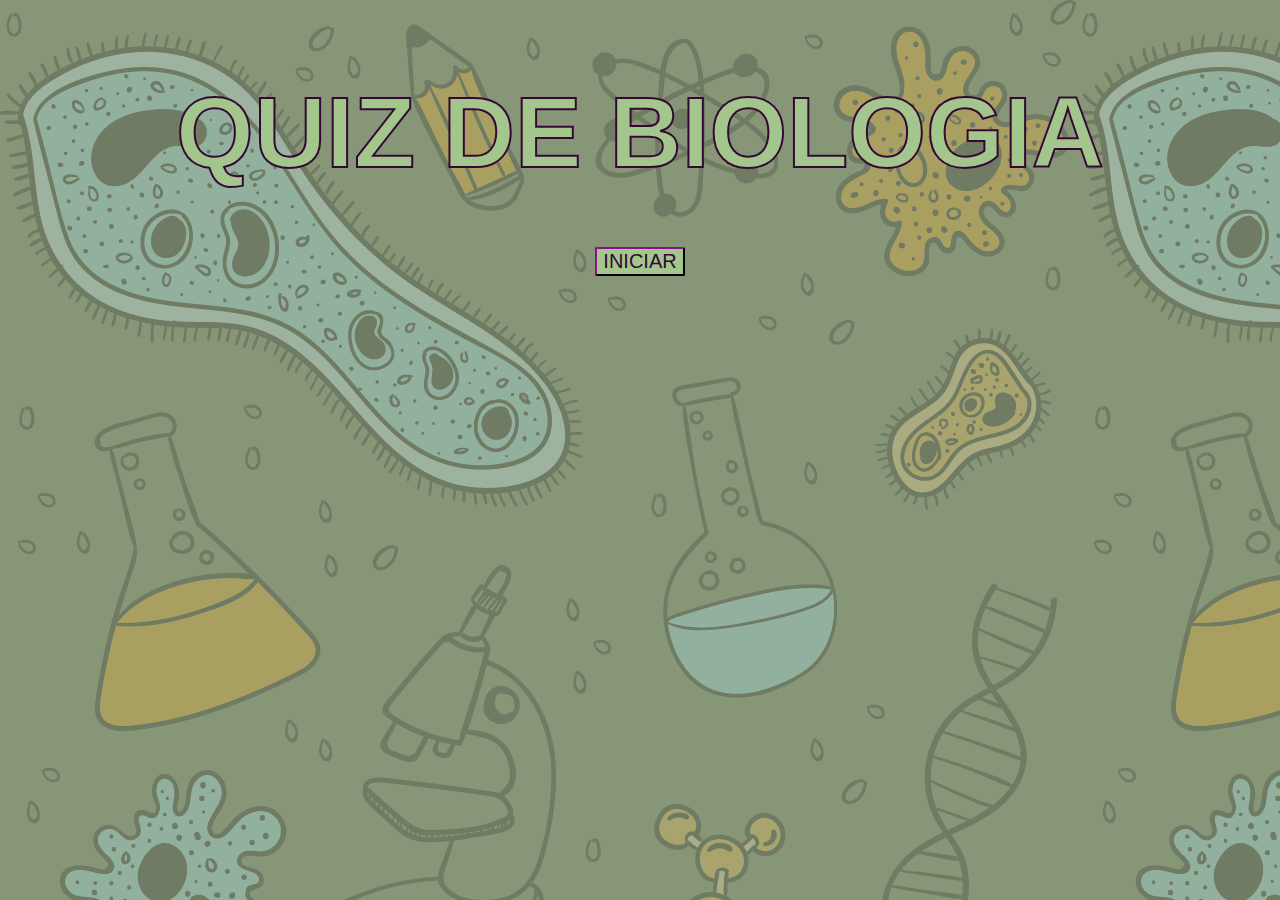
<file: index.html>
<!DOCTYPE html>
<html lang="pr-br">

<head>



    <meta charset="UTF-8">
    <link rel="stylesheet" href="index.css">
    <title>Quiz Biologia</title>
</head>

<body>


    <div id="titulo">
        <h1>QUIZ DE BIOLOGIA</h1>
    </div>

    <div id="botao">
        <a id="link" href="./p1/p1.html"><input id="botaocor" type="button" value="INICIAR"></a>
    </div>


</body>

</html>
</file>
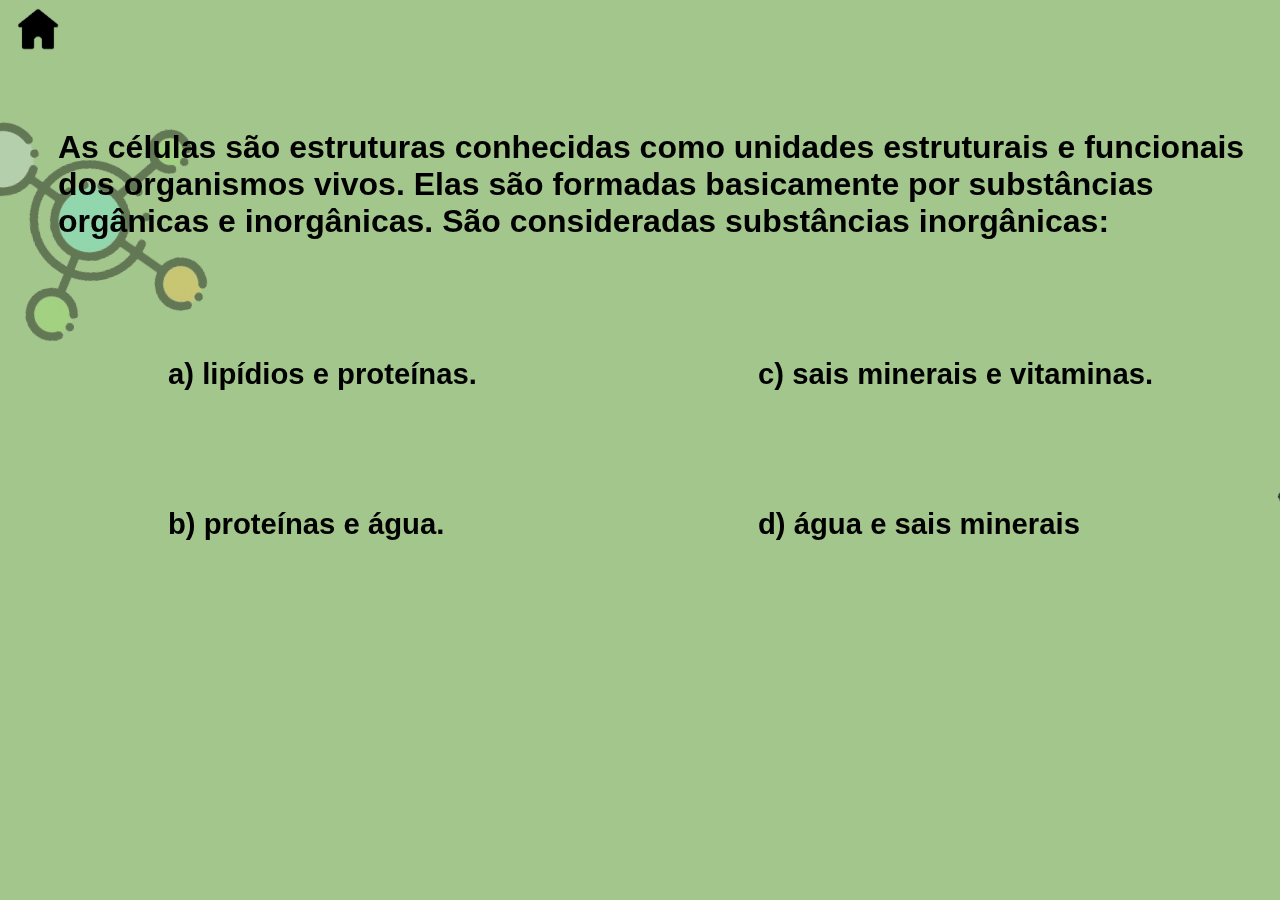
<file: p1/p1.html>
<!DOCTYPE html>
<html lang="en">

<head>
    <meta charset="UTF-8">
    <meta name="viewport" content="width=device-width, initial-scale=1.0">
    <title>Pergunta 1</title>
    <link rel="stylesheet" href="./p1.css">
    <script type="text/javascript" src="./p1.js"></script>
</head>

<body>


    <div class="desfocado">

    <div class="Pergunta_1">

        <h1> As células são estruturas conhecidas como unidades estruturais e funcionais dos organismos vivos. Elas são
            formadas basicamente por substâncias orgânicas e inorgânicas. São consideradas substâncias inorgânicas:</h1>

    </div>

    <div class="Respostas">

        <h3 id="resp_A-P1" onclick="mudar1()"> a) lipídios e proteínas.</h3>


        <h3 id="resp_B-P1" onclick="mudar2()"> b) proteínas e água.</h3>


        <h3 id="resp_C-P1" onclick="mudar3()"> c) sais minerais e vitaminas.</h3>


        <h3 id="resp_D-P1" onclick="mudar4()"> d) água e sais minerais</h3>
    </div>

</div>

    <div id="mensagem1">
        <p id="mensagem_erro">Resposta errada!</p>
        <div id="mensagem_pontos1"></div>
        <a href="../index.html" > <img src="../img/casa.png" alt=""  id="inicio1"> </a>
        <a href="../p2/p2.html" > <img src="../img/seta.png" alt=""   id="proximo"> </a>
    </div>

 
    <div id="mensagem2">
        <p id="mensagem_erro">Resposta Certa!</p>

        <div id="mensagem_pontos2"></div>

        <a href="../index.html" > <img src="../img/casa.png" alt="" id="inicio2"> </a>

        <a href="../p2/p2.html" > <img src="../img/seta.png" alt=""   id="proximo"> </a>

    </div>

    <div class="voltarbotao"> <a href="../index.html">
            <img src="../img/casa.png" alt="" id="voltarimg"></a>

    </div>
   
    <div class="img-celebro"><img src="../img/img-celebro.png    " alt=""></div>
    <div class="img-bolinhacolorida"><img src="../img/img-bolinhacolorida.png" alt=""></div>

<div id="numerais">
<img src="../img/1.png" alt="" id="numero1" >
<img src="../img/2.png" alt="" id="numero2" >
<img src="../img/3.png" alt="" id="numero3" >
<img src="../img/4.png" alt="" id="numero4" >
<img src="../img/5.png" alt="" id="numero5" >
<img src="../img/6.png" alt="" id="numero6" >




</div>





</body>

</html>
</file>
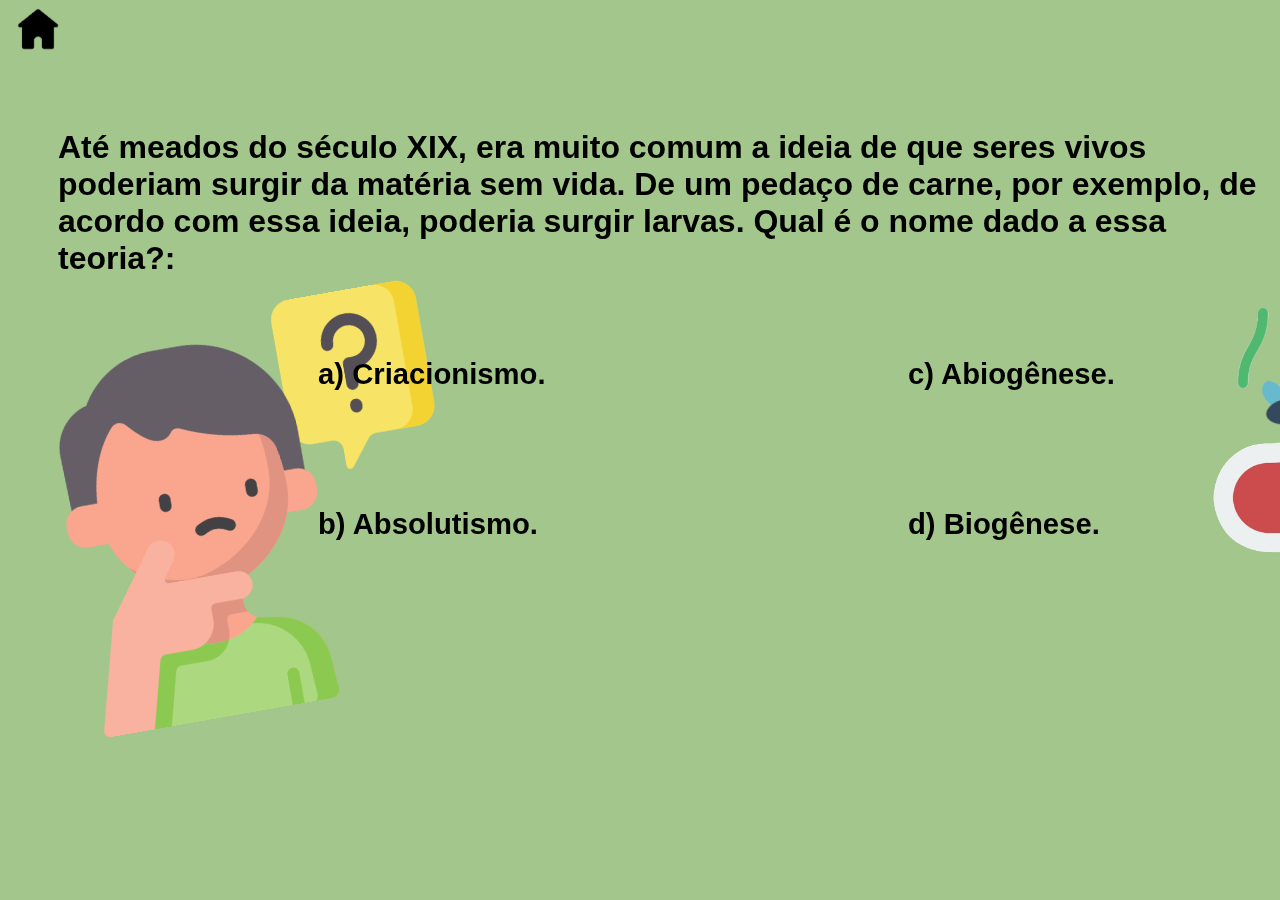
<file: p2/p2.html>
<!DOCTYPE html>
<html lang="en">

<head>
    <meta charset="UTF-8">
    <meta name="viewport" content="width=device-width, initial-scale=1.0">
    <title>Pergunta 1</title>
    <link rel="stylesheet" href="./p2.css">
    <script type="text/javascript" src="./p2.js"></script>
</head>

<body>


    <div class="Pergunta_2">

        <h1> Até meados do século XIX, era muito comum a ideia de que seres vivos poderiam surgir da matéria sem vida. De um pedaço de carne, por exemplo, de acordo com essa ideia, poderia surgir larvas. Qual é o nome dado a essa teoria?:</h1>

    </div>

    <div class="Respostas">

        <h3 id="resp_A-P2" onclick="mudar1()"> a) Criacionismo.</h3>


        <h3 id="resp_B-P2" onclick="mudar2()"> b) Absolutismo.</h3>


        <h3 id="resp_C-P2" onclick="mudar3()"> c) Abiogênese.</h3>


        <h3 id="resp_D-P2" onclick="mudar4()"> d) Biogênese.</h3>
    </div>



    <div id="mensagem1">
        <p id="mensagem_erro">Resposta errada!</p>
        <div id="mensagem_pontos1"></div>
        <a href="../index.html" > <img src="../img/casa.png" alt=""  id="inicio1"> </a>
        <a href="../p3/p3.html" > <img src="../img/seta.png" alt=""   id="proximo"> </a>
    </div>

    
    <div id="mensagem2">
        <p id="mensagem_erro">Resposta Certa!</p>
        <div id="mensagem_pontos2"></div>
        <a href="../index.html" > <img src="../img/casa.png" alt=""  id="inicio1"> </a>
        <a href="../p3/p3.html" > <img src="../img/seta.png" alt=""   id="proximo"> </a>
    </div>

    <div class="voltarbotao"> <a href="../index.html">
        <img src="../img/casa.png" alt="" id="voltarimg"></a>
        
    </div>


  <img src="../img/img-carnepodre.png    " alt="" id="img-carnepodre">
   <img src="../img/img-pensando.png" alt="" id="img-pensando">
<img src="../img/img-mosca.png" alt="" id="img-mosca1">


    <div id="numerais">
        <img src="../img/1.png" alt="" id="numero1" class="numero" >
        <img src="../img/2.png" alt="" id="numero2" class="numero">
        <img src="../img/3.png" alt="" id="numero3" class="numero">
        <img src="../img/4.png" alt="" id="numero4" class="numero">
        <img src="../img/5.png" alt="" id="numero5" class="numero">
        <img src="../img/6.png" alt="" id="numero6" class="numero">
        






</body>

</html>
</file>
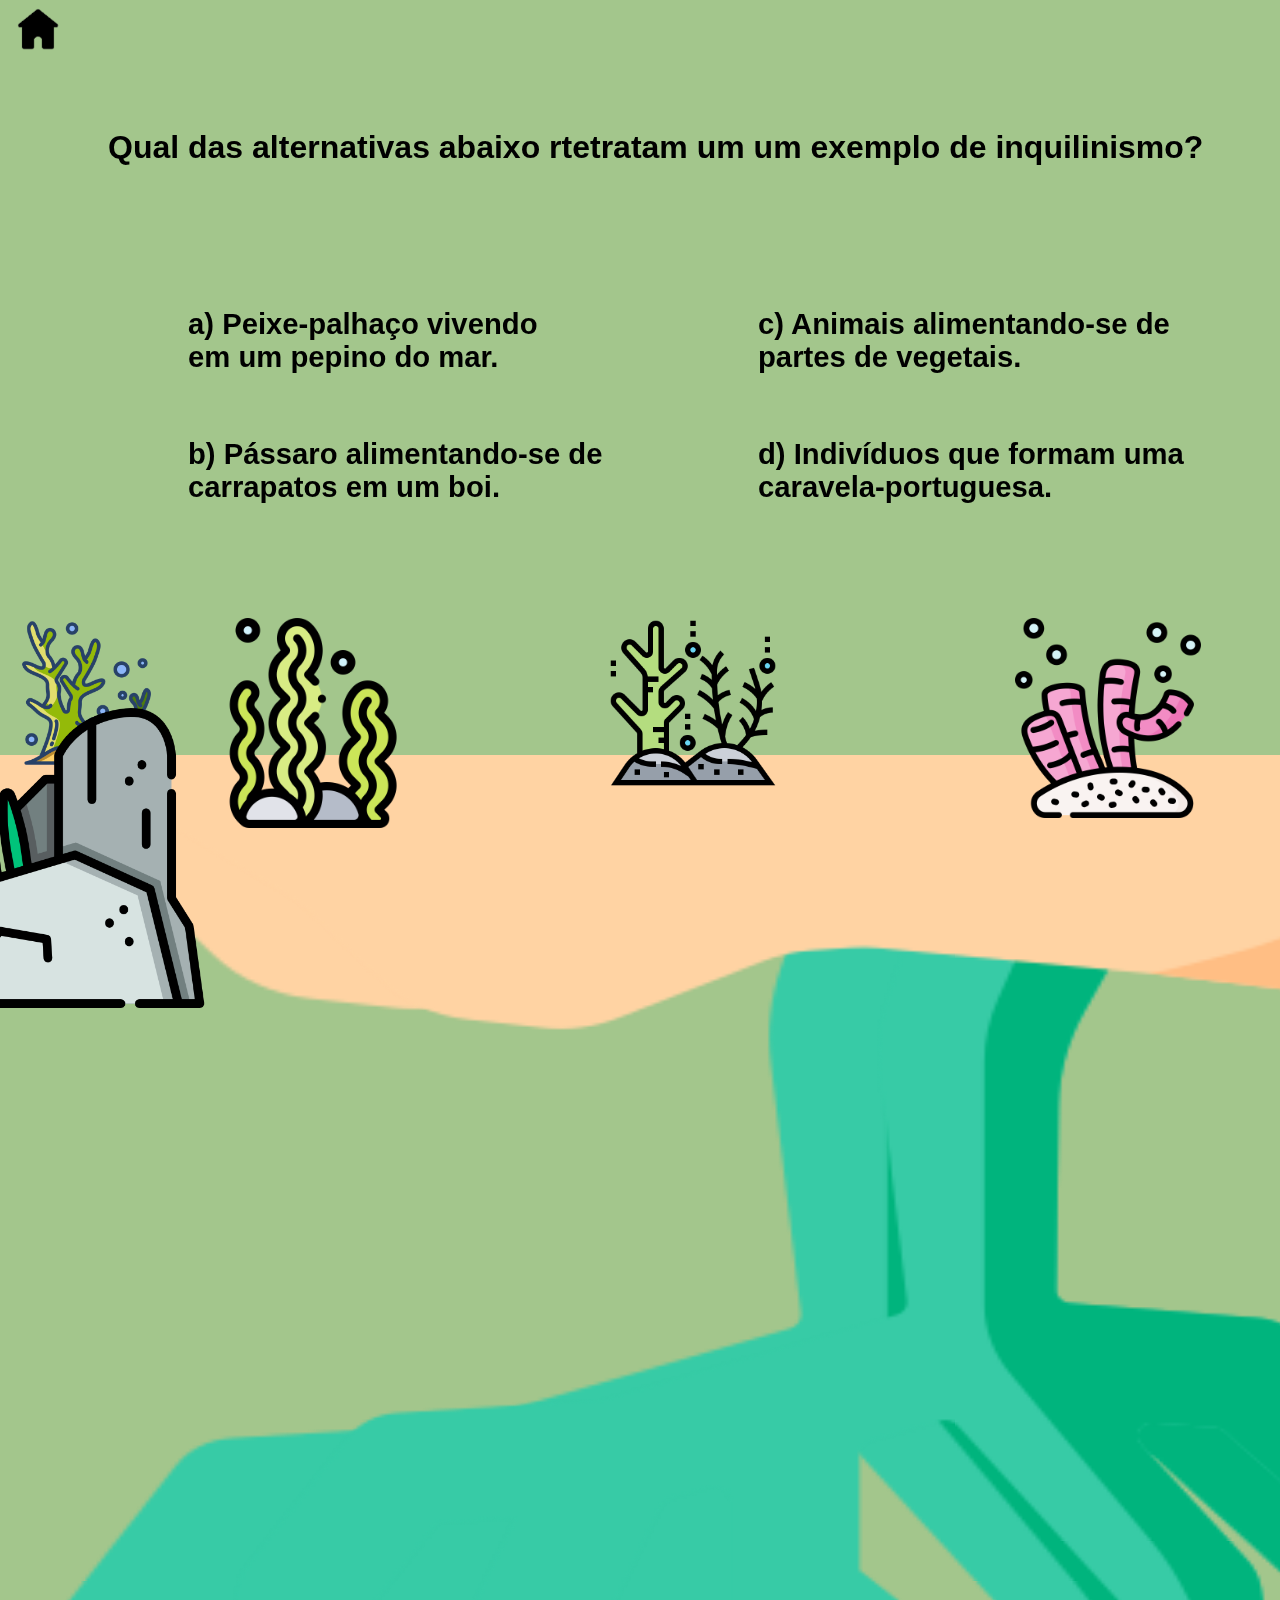
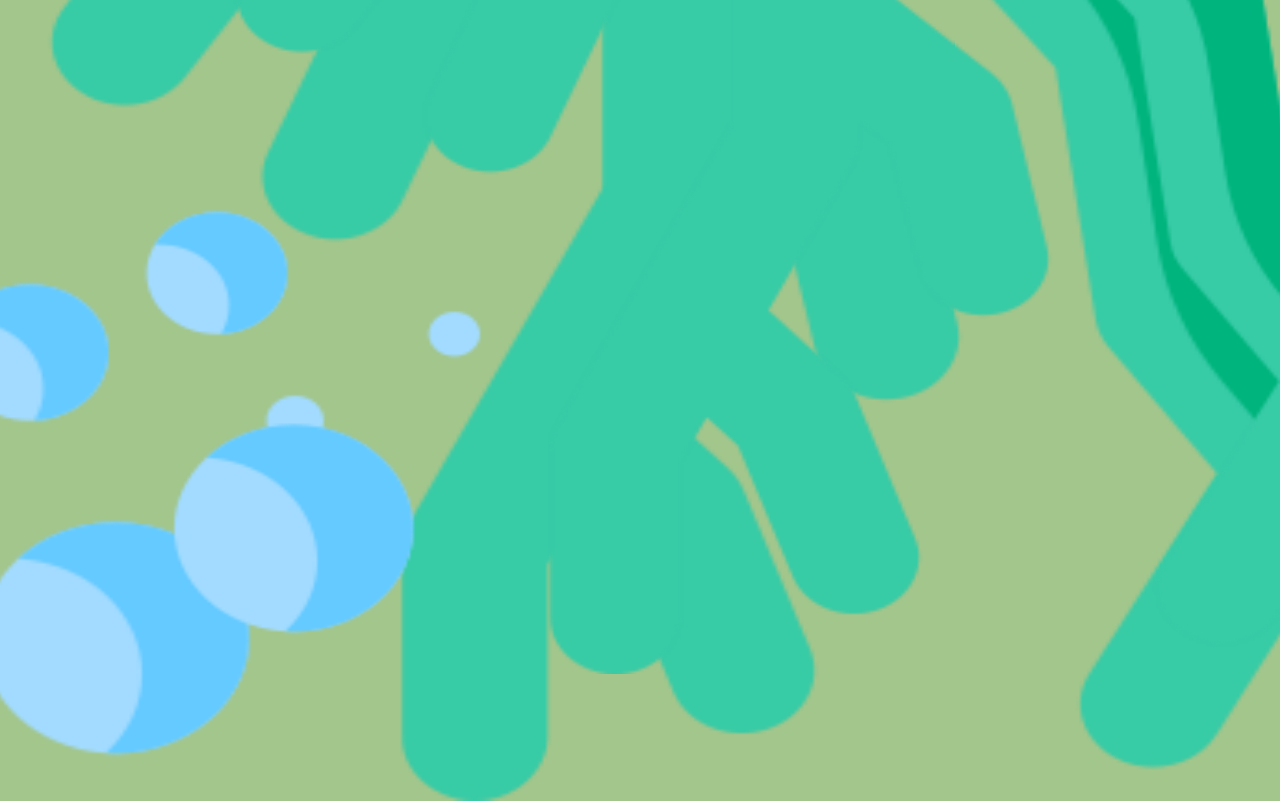
<file: p3/p3.html>
<!DOCTYPE html>
<html lang="en">

<head>
    <meta charset="UTF-8">
    <meta name="viewport" content="width=device-width, initial-scale=1.0">
    <title>Pergunta 1</title>
    <link rel="stylesheet" href="./p3.css">
    <script type="text/javascript" src="./p3.js"></script>
</head>

<body>


    <div class="Pergunta_3">

        <h1> 
        Qual das alternativas abaixo rtetratam um um exemplo de inquilinismo?
  
        </h1>

    </div>

    <div class="Respostas">

        <h3 id="resp_A-P3" onclick="mudar1()"> a) Peixe-palhaço vivendo <br>em um pepino do mar.</h3>


        <h3 id="resp_B-P3" onclick="mudar2()"> b) Pássaro alimentando-se de <br>    carrapatos em um boi.</h3>


        <h3 id="resp_C-P3" onclick="mudar3()"> c) Animais alimentando-se de <br>partes de vegetais.</h3>


        <h3 id="resp_D-P3" onclick="mudar4()"> d) Indivíduos que formam uma <br> caravela-portuguesa.</h3>
    </div>



    <div id="mensagem1">
        <p id="mensagem_erro">Resposta errada!</p>
        <div id="mensagem_pontos1"></div>
        <a href="../index.html" > <img src="../img/casa.png" alt=""  id="inicio1"> </a>
        <a href="../p4/p4.html" > <img src="../img/seta.png" alt=""   id="proximo"> </a>
    </div>

    
    <div id="mensagem2">
        <p id="mensagem_erro">Resposta Certa!</p>
        <div id="mensagem_pontos2"></div>
        <a href="../index.html" > <img src="../img/casa.png" alt=""  id="inicio1"> </a>
        <a href="../p4/p4.html" > <img src="../img/seta.png" alt=""   id="proximo"> </a>
    </div>
    <div class="voltarbotao"> <a href="../index.html">
        <img src="../img/casa.png" alt="" id="voltarimg"></a>
        
    </div>



<img src="../img/img-peixe.png" alt="" id="img-peixe">
<img src="../img/img-coral1.png" alt="" id="img-coral1">
<img src="../img/img-coral2.png" alt="" id="img-coral2">
<img src="../img/img-coral3.png" alt="" id="img-coral3">
<img src="../img/img-coral4.png" alt="" id="img-coral4">
<img src="../img/img-coral5.png" alt="" id="img-coral5">
<img src="../img/img-coral6.png" alt="" id="img-coral6">
<img src="../img/img-coral7.png" alt="" id="fundo1">
<img src="../img/img-coral7.png" alt="" id="fundo2">
<img src="../img/img-pedra1.png" alt="" id="pedra1">
<img src="../img/img-pedra2.png" alt="" id="pedra2">



    <div id="numerais">
        <img src="../img/1.png" alt="" id="numero1" class="numero">
        <img src="../img/2.png" alt="" id="numero2" class="numero">
        <img src="../img/3.png" alt="" id="numero3" class="numero">
        <img src="../img/4.png" alt="" id="numero4" class="numero">
        <img src="../img/5.png" alt="" id="numero5" class="numero">
        <img src="../img/6.png" alt="" id="numero6" class="numero">
        
</div>






</body>

</html>
</file>
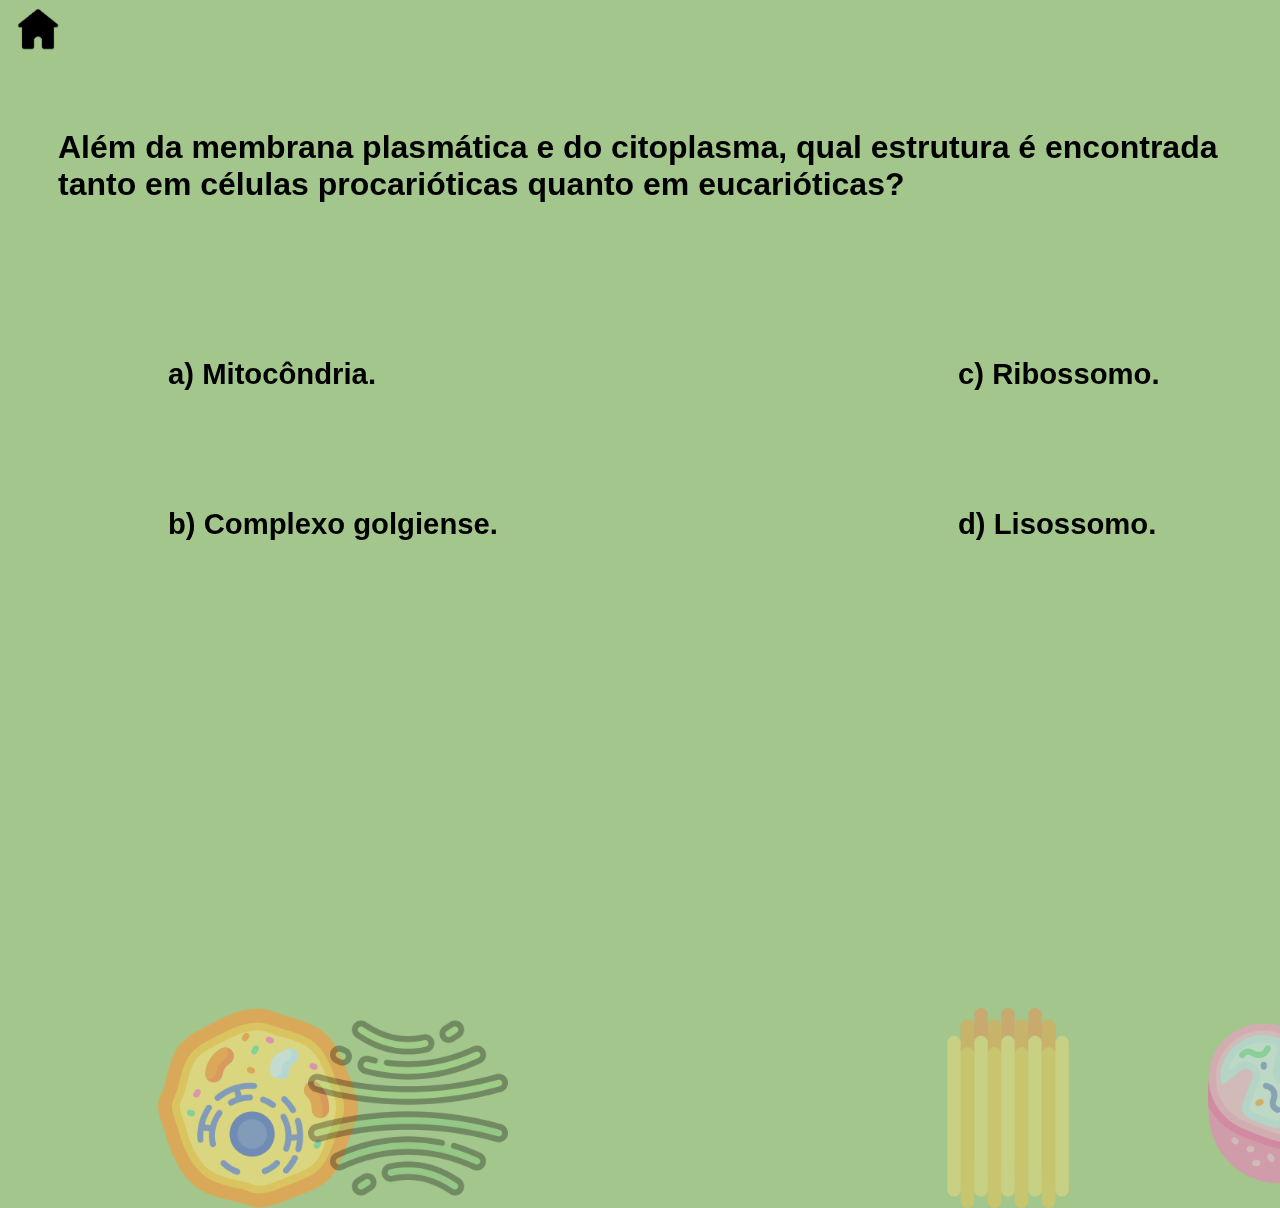
<file: p4/p4.html>
<!DOCTYPE html>
<html lang="en">

<head>
    <meta charset="UTF-8">
    <meta name="viewport" content="width=device-width, initial-scale=1.0">
    <title>Pergunta 1</title>
    <link rel="stylesheet" href="./p4.css">
    <script type="text/javascript" src="./p4.js"></script>
</head>

<body>


    <div class="Pergunta_4">

        <h1> 
            Além da membrana plasmática e do citoplasma, qual estrutura é encontrada tanto em células procarióticas quanto em eucarióticas?
  
        </h1>

    </div>

    <div class="Respostas">

        <h3 id="resp_A-P4" onclick="mudar1()"> a) Mitocôndria.</h3>


        <h3 id="resp_B-P4" onclick="mudar2()"> b) Complexo golgiense.</h3>


        <h3 id="resp_C-P4" onclick="mudar3()"> c) Ribossomo.</h3>


        <h3 id="resp_D-P4" onclick="mudar4()"> d) Lisossomo.</h3>
    </div>



  
    <div id="mensagem1">
        <p id="mensagem_erro">Resposta errada!</p>
        <div id="mensagem_pontos1"></div>
        <a href="../index.html" > <img src="../img/casa.png" alt=""  id="inicio1"> </a>
        <a href="../p5/p5.html" > <img src="../img/seta.png" alt=""   id="proximo"> </a>
    </div>

    
    <div id="mensagem2">
        <p id="mensagem_erro">Resposta Certa!</p>
        <div id="mensagem_pontos2"></div>
        <a href="../index.html" > <img src="../img/casa.png" alt=""  id="inicio1"> </a>
        <a href="../p5/p5.html" > <img src="../img/seta.png" alt=""   id="proximo"> </a>
    </div>
    <div class="voltarbotao"> <a href="../index/index.html">
        <img src="../img/casa.png" alt="" id="voltarimg"></a>
        
    </div>

    <div id="numerais">
        <img src="../img/1.png" alt="" id="numero1" class="numero" >
        <img src="../img/2.png" alt="" id="numero2" class="numero">
        <img src="../img/3.png" alt="" id="numero3" class="numero">
        <img src="../img/4.png" alt="" id="numero4" class="numero">
        <img src="../img/5.png" alt="" id="numero5" class="numero">
        <img src="../img/6.png" alt="" id="numero6" class="numero">
        
        
</div>

<div class="cont">
        <img src="../img/img-celulaAnimal.png" alt="" id="img-celulaAnimal">
        <img src="../img/img-centriolos.png" alt="" id="img-centriolos">
        <img src="../img/img-complexoGolgi.png" alt="" id="img-complexoGolgi">
        <!-- <img src="/img/img-interrogação.png" alt="" id="img-interrogação"> -->
        <img src="../img/img-mitocondria.png" alt="" id="img-mitocondria">
        <img src="../img/img-nucleo.png" alt="" id="img-nucleo">
    </div>








</body>

</html>
</file>
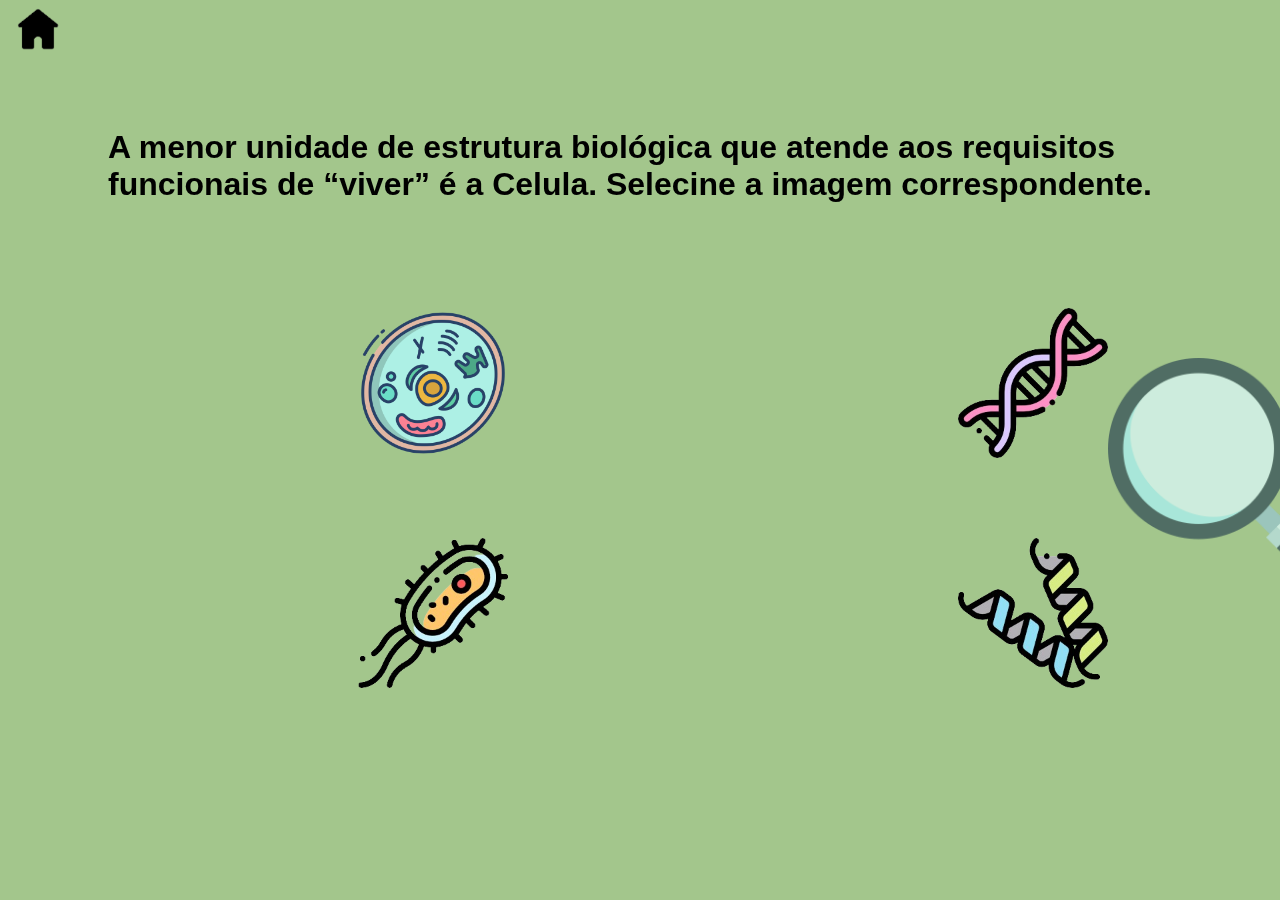
<file: p5/p5.html>
<!DOCTYPE html>
<html lang="en">

<head>
    <meta charset="UTF-8">
    <meta name="viewport" content="width=device-width, initial-scale=1.0">
    <title>Pergunta 1</title>
    <link rel="stylesheet" href="./p5.css">
    <script type="text/javascript" src="./p5.js"></script>
</head>

<body>


    <div class="Pergunta_5">

        <h1> 
            A menor unidade de estrutura biológica que atende aos requisitos funcionais de “viver” é a Celula.
            Selecine a imagem correspondente. 
        </h1>

    </div>

    <div class="Respostas">

        <h3 id="resp_A-P5" onclick="mudar1()"> <img src="../img/celula.png" alt="" id="celula"></h3>


        <h3 id="resp_B-P5" onclick="mudar2()"> <img src="../img/bacteria.png" alt="" id="bacteria"></h3>


        <h3 id="resp_C-P5" onclick="mudar3()"> <img src="../img/dna.png" alt="" id="dna"></h3>


        <h3 id="resp_D-P5" onclick="mudar4()"> <img src="../img/proteina.png" alt="" id="proteina"></h3>
    </div>



    <div id="mensagem1">
        <p id="mensagem_erro">Resposta errada!</p>
        <div id="mensagem_pontos1"></div>
        <a href="../index.html" > <img src="../img/casa.png" alt=""  id="inicio1"> </a>
        <a href="../p6/p6.html" > <img src="../img/seta.png" alt=""   id="proximo"> </a>
    </div>

    
    <div id="mensagem2">
        <p id="mensagem_erro">Resposta Certa!</p>
        <div id="mensagem_pontos2"></div>
        <a href="../index.html" > <img src="../img/casa.png" alt=""  id="inicio1"> </a>
        <a href="../p6/p6.html" > <img src="../img/seta.png" alt=""   id="proximo"> </a>
    </div>
    <div class="voltarbotao"> <a href="../index.html">
        <img src="../img/casa.png" alt="" id="voltarimg"></a>
        
    </div>

    <div id="numerais">
        <img src="../img/1.png" alt="" id="numero1" class="numero" >
        <img src="../img/2.png" alt="" id="numero2" class="numero">
        <img src="../img/3.png" alt="" id="numero3" class="numero">
        <img src="../img/4.png" alt="" id="numero4" class="numero">
        <img src="../img/5.png" alt="" id="numero5" class="numero">
        <img src="../img/6.png" alt="" id="numero6" class="numero">
        </div>



        <img src="../img/pergunta-Photoroom.png" alt="" id="perguntaimg">
        <img src="../img/lupa.png" alt="" id="im1">







</body>

</html>
</file>
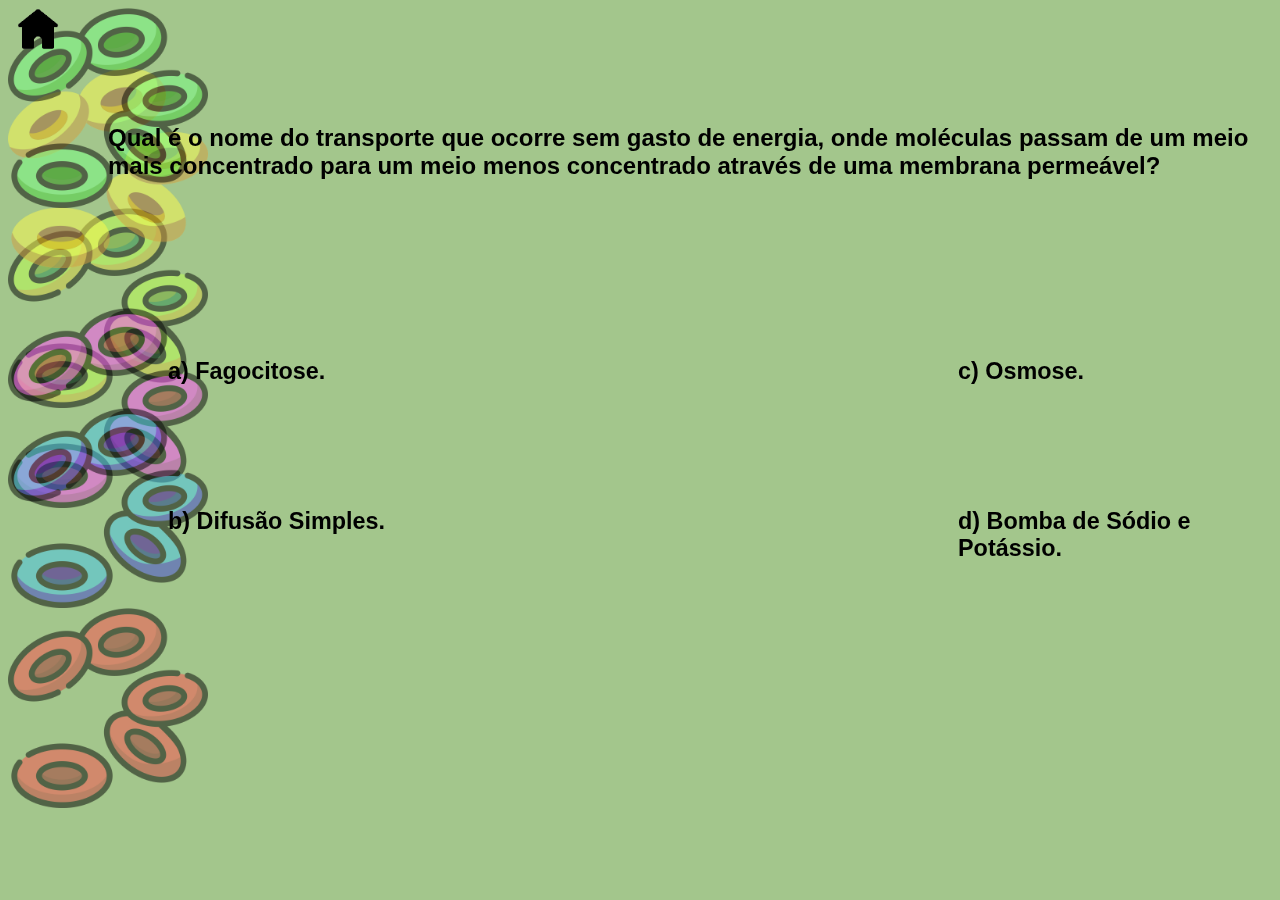
<file: p6/p6.html>
<!DOCTYPE html>
<html lang="en">

<head>
    <meta charset="UTF-8">
    <meta name="viewport" content="width=device-width, initial-scale=1.0">
    <title>Pergunta 1</title>
    <link rel="stylesheet" href="./p6.css">
    <script type="text/javascript" src="./p6.js"></script>
</head>

<body>


    <div class="Pergunta_6">

        <h1>
            Qual é o nome do transporte que ocorre sem gasto de energia, onde moléculas passam de um meio mais concentrado para um meio menos
             concentrado através de uma membrana permeável?
        </h1>

    </div>

    <div class="Respostas">

        <h3 id="resp_A-P6" onclick="mudar1()"> a) Fagocitose.</h3>


        <h3 id="resp_B-P6" onclick="mudar2()"> b) Difusão Simples.</h3>


        <h3 id="resp_C-P6" onclick="mudar3()"> c) Osmose.</h3>


        <h3 id="resp_D-P6" onclick="mudar4()"> d) Bomba de Sódio e Potássio.</h3>
    </div>




    <div id="mensagem1">
        <p id="mensagem_erro">Resposta errada!</p>
        <div id="mensagem_pontos1"></div>
        <a href="../index.html" > <img src="../img/casa.png" alt=""  id="inicio1"> </a>
        <a href="../p1/p1.html" > <img src="../img/refazer.png" alt=""   id="proximo"> </a>
    </div>

    
    <div id="mensagem2">
        <p id="mensagem_erro">Resposta Certa!</p>
        <div id="mensagem_pontos2"></div>
        <a href="../index.html" > <img src="../img/casa.png" alt=""  id="inicio1"> </a>
        <a href="../p1/p1.html" > <img src="../img/refazer.png" alt=""   id="proximo"> </a>
    </div>
    <div class="voltarbotao"> <a href="../index.html">
        <img src="../img/casa.png" alt="" id="voltarimg"></a>
        
    </div>

    <div id="numerais">
        <img src="../img/1.png" alt="" id="numero1" class="numero" >
        <img src="../img/2.png" alt="" id="numero2" class="numero">
        <img src="../img/3.png" alt="" id="numero3" class="numero">
        <img src="../img/4.png" alt="" id="numero4" class="numero">
        <img src="../img/5.png" alt="" id="numero5" class="numero">
        <img src="../img/6.png" alt="" id="numero6" class="numero">
</div>



<div class="bd">
<img src="../img/sangue (1).png" alt="" id="um">
<img src="../img/sangue (4).png" alt="" id="dois">
<img src="../img/sangue (5).png" alt="" id="tres">
<img src="../img/sangue.png" alt="" id="quatro">
<img src="../img/sangue (6).png" alt="" id="cinco">
<img src="../img/sangue (7).png" alt="" id="seis">
</div>



</body>

</html>
</file>
<file: index.css>
#titulo{
    display: flex;
    text-align: center;
    font-size: 50px;
    color: #a3c68c;
    justify-content: center;
}

h1{
    -webkit-text-stroke: 2px;
    -webkit-text-stroke-color: #340735;
    font-family: Verdana, Geneva, Tahoma, sans-serif;
 
}
body{
    
    background-image:  url("./img/luxa.org-opacity-changed-fundo.png");
    background-color: #879676;
    display: flex;
    justify-content: center;
    align-items: center;
    flex-direction: column;
}

#botao {
    box-shadow: none;
    margin-top: -10px;
}

#botaocor {
    outline: 0;
    display: flex;
    border-color: #340735;
    border-radius: 2px;
    font-size: 20px;
    background-color: #a3c68c;
    color: #340735;
    box-shadow: none;
}

#link {
    text-decoration: none;
}
</file>
<file: p1/p1.css>
body{

    background-color: rgb(163, 198, 140);
    filter: blur(0px);
  
    }
    
    .desfocado {
        filter: blur(0px); 
       
    }
    
    .Pergunta_1 {
    
     
        margin-top: 100px;
        margin-left: 50px;
        position: absolute;
        font-family: Verdana, Geneva, Tahoma, sans-serif;
    
    
    }
    
    
    .Respostas {
    
        font-family: Verdana, Geneva, Tahoma, sans-serif;
        font-size: 25px;
        margin-left: 150px;
    
    }
    
    #resp_A-P1 {
    
        margin-top: 350px;
        margin-left: 10px;
        position: absolute;
        cursor: pointer;
    
    
    
    }
    
    #resp_B-P1 {
        cursor: pointer;
        margin-top: 500px;
        margin-left: 10px;
        position: absolute;
    
    
    }
    
    #resp_C-P1 {
        cursor: pointer;
        margin-top: 350px;
        margin-left: 600px;
        position: absolute;
    
    
    }
    
    #resp_D-P1 {
      cursor: pointer;
        margin-top: 500px;
        margin-left: 600px;
        position: absolute;
    
    
    }
    
    #mensagem1 {
        display: none;
        position: absolute;
        width: 500px;
        height: 200px;
        top: 350px;
        left: 825px;
        transform: translate(-50%, -50%);
        background-color: rgb(255, 255, 255);
        padding: 20px;
        border: 5px solid rgba(228, 49, 32, 0.957);
        border-radius: 5px;
        box-shadow: 5px 20px 30px rgba(116, 74, 74, 0.5);
        z-index: 9999;
    }
    
    #mensagem2 {
        display: none;
        position: absolute;
        width: 500px;
        height: 200px;
        top: 350px;
        left: 825px;
        transform: translate(-50%, -50%);
        background-color: rgb(255, 255, 255);
        padding: 20px;
        border: 5px solid rgb(59, 216, 57);
        border-radius: 5px;
        box-shadow: 5px 20px 30px rgba(116, 74, 74, 0.5);
        z-index: 9999;
    }
    

    #mensagem_erro {
    
        font-family: Verdana, Geneva, Tahoma, sans-serif;
        font-weight: bolder;
        font-size: 30px;
        margin-top: 0px;
        margin-left: 100px;
        position: absolute;
    }
    
    
    #mensagem_pontos1
    
    {
    
        text-align: center;
        font-family: Verdana, Geneva, Tahoma, sans-serif;
        font-weight: bolder;
        font-size: 25px;
        margin-top: 30px;
        margin-left:15px;
        position: absolute;
    
    }
    
    #mensagem_pontos2 {
    
        text-align: center;
        font-family: Verdana, Geneva, Tahoma, sans-serif;
        font-weight: bolder;
        font-size: 25px;
        margin-top: 30px;
        margin-left: 15px;
        position: absolute;
    
    }
    
    #voltarimg {
        margin-top: -19px;
        margin-left: -10px;
        height: 80px;
        width: 80px;
        position: absolute;
    
    
    }
    
    
    
    #inicio1, #inicio2{
    
    
        margin-top: 100px;
        margin-left: 120px;
        width: 100px;
        height: 100px;
       position: absolute;
    }
    
    
    
    #proximo{
    
       
        margin-top: 115px;
        margin-left: 270px;
        width: 70px;
        height: 70px;
        position: absolute;
    
    }
    
    
        .img-celebro{
        
            
            margin-top: 450px;
            margin-left: 1285px;
            position: absolute;
            z-index: -998;
            transform: rotate(-10deg);
            opacity: 70%;
            animation: celebro1 1s ;
            animation: celebro2 3s infinite;
        
        }
        
        .img-bolinhacolorida{
        
            
            margin-top: 100px;
            margin-left:-30px;
            position: absolute;
            z-index: -998;
            transform: rotate(-10deg);
            opacity: 40%;
            animation: bolinha 10s infinite ;
        
        
        }
        
        
        @keyframes bolinha {
            0%, 100% {
                transform: scale(0.7) rotate(15deg);
            }
            25% {
                transform: scale(1) rotate(45deg) ;
            }
            50% {
                transform: scale(1.1) rotate(180deg);
            }
            75% {
                transform: scale(0.8) rotate(-15deg);
            }
        
        }
        
        
        
        @keyframes celebro1{
            0%, 100% {
                transform: scale(0.1) rotate(15deg);
            }
        
        }
        
        @keyframes celebro2 {
            0%, 100% {
                transform: scale(0.9) ;
            }
            25% {
                transform: scale(1) ;
            }
            50% {
                transform: scale(1.1) ;
            }
            75% {
                transform: scale(1.0);
            }
        
        }

    #numero1, #numero2, #numero3, #numero4, #numero5, #numero6{

height:50px ;
width:50px ;
opacity: 70%;
margin-left: 30px;
    }

    #numero2, #numero3, #numero4, #numero5, #numero6{


opacity: 70%;
transform: scale(0.8);



    }

    #numerais{
z-index: 999;
display: none;
position: absolute;
margin-left: 500px;


    }
</file>
<file: p2/p2.css>
body{

    background-color: rgb(163, 198, 140);
    filter: blur(0px);
    overflow: hidden;
    }


.Pergunta_2 {
    margin-top: 100px;
    margin-left: 50px;
    position: absolute;
    font-family: Verdana, Geneva, Tahoma, sans-serif;


}


.Respostas {

    font-family: Verdana, Geneva, Tahoma, sans-serif;
    font-size: 25px;
    margin-left: 300px;

}

#resp_A-P2 {
    cursor: pointer;
    margin-top: 350px;
    margin-left: 10px;
    position: absolute;




}

#resp_B-P2 {

    margin-top: 500px;
    margin-left: 10px;
    position: absolute;


}

#resp_C-P2 {

    margin-top: 350px;
    margin-left: 600px;
    position: absolute;


}

#resp_D-P2 {

    margin-top: 500px;
    margin-left: 600px;
    position: absolute;


}

#mensagem1 {
    display: none;
    position: absolute;
    width: 500px;
    height: 200px;
    top: 350px;
    left: 825px;
    transform: translate(-50%, -50%);
    background-color: rgb(255, 255, 255);
    padding: 20px;
    border: 5px solid rgba(228, 49, 32, 0.957);
    border-radius: 5px;
    box-shadow: 5px 20px 30px rgba(116, 74, 74, 0.5);
    z-index: 9999;
}

#mensagem2 {
    display: none;
        position: absolute;
        width: 500px;
        height: 200px;
        top: 350px;
        left: 825px;
        transform: translate(-50%, -50%);
        background-color: rgb(255, 255, 255);
        padding: 20px;
        border: 5px solid rgb(59, 216, 57);
        border-radius: 5px;
        box-shadow: 5px 20px 30px rgba(116, 74, 74, 0.5);
        z-index: 9999;
}

#mensagem_erro {
    
    font-family: Verdana, Geneva, Tahoma, sans-serif;
    font-weight: bolder;
    font-size: 30px;
    margin-top: 0px;
    margin-left: 100px;
    position: absolute;
}


#mensagem_pontos1

{

    text-align: center;
    font-family: Verdana, Geneva, Tahoma, sans-serif;
    font-weight: bolder;
    font-size: 25px;
    margin-top: 30px;
    margin-left:15px;
    position: absolute;

}



#mensagem_pontos2 {
    
    text-align: center;
    font-family: Verdana, Geneva, Tahoma, sans-serif;
    font-weight: bolder;
    font-size: 25px;
    margin-top: 30px;
    margin-left: 15px;
    position: absolute;

}


#voltarimg {
    margin-top: -19px;
    margin-left: -10px;
    height: 80px;
    width: 80px;
    position: absolute;


}

#inicio1, #inicio2{

    margin-top: 100px;
    margin-left: 120px;
    width: 100px;
    height: 100px;
   position: absolute;

}




    
#proximo{
    
       
    margin-top: 115px;
    margin-left: 270px;
    width: 70px;
    height: 70px;
    position: absolute;

}






#img-carnepodre{
    
        width:300px ;
        height: 300px;
    margin-top: 250px;
    margin-left: 1200px;
    position: absolute;
    z-index: -998;
    opacity: 7  0%;
   
   

}

#img-pensando{

    width: 400px;
    height:400px ;
    margin-top: 300px;
    margin-left: 50px;
    position: absolute;
    z-index: -998;
    transform: rotate(-10deg);
    opacity: 110%;
    animation: micro 15s infinite ;


}

#img-mosca1{


    width: 250px;
    height:250px ;
    margin-top: 300px;
    margin-left: 1200px;
    position: absolute;
    z-index: -998;
    transform: rotate(-10deg);
    opacity: 110%;
    animation: moveMosca 10s infinite ;




}




@keyframes moveMosca {
    
 
    0% { top: 10px;
        left: 150px;
        }  
    25% {
        top: 80px;
        left: -30px ;
        }
    
    50% {
                  
    top: -140px;    
    left: 20px;
        }

    75% {
            top: -90px;
            left: 80px;
        }
    
80%{

    transform: rotateY(150deg);

}

    100% {
           
            top: 10px;
            left: 150px;
        }
    }
    
        
    



@keyframes micro {
    0%, 100% {
        transform: scale(1) rotateX(15deg);
    }
    25% {
        transform: scale(1) rotateY(150deg) ;
    }
    50% {
        transform: scale(1) rotate(15deg);
    }
    75% {
        transform: scale(1) rotate(15deg);
    }

}





@keyframes garrafa1 {
    0%, 100% {
        transform: scale(0.9) ;
    }
    25% {
        transform: scale(1) ;
    }
    50% {
        transform: scale(0.9) ;
    }
    75% {
        transform: scale(1);
    }

}












#numero1, #numero2, #numero3, #numero4, #numero5, #numero6{

    height:50px ;
    width:50px ;
    opacity: 70%;
    margin-left: 30px;
        }
    
        #numero1, #numero3, #numero4, #numero5, #numero6{
    
   
    opacity: 70%;
    transform: scale(0.8);
    
    
    
        }
    
        #numerais{
    z-index: 999;
    display: none;
    position: absolute;
    margin-left: 570px;
    
    
        }
</file>
<file: p3/p3.css>
body {

    background-color: rgb(163, 198, 140);
    filter: blur(0px);
overflow: hidden;
}




.Pergunta_3 {
    margin-top: 100px;
    margin-left: 100px;
    position: absolute;
    font-family: Verdana, Geneva, Tahoma, sans-serif;


}


.Respostas {

    font-family: Verdana, Geneva, Tahoma, sans-serif;
    font-size: 25px;
    margin-left: 150px;

}

#resp_A-P3 {

    margin-top: 300px;
    margin-left: 30px;
    position: absolute;




}

#resp_B-P3 {

    margin-top: 430px;
    margin-left: 30px;
    position: absolute;


}

#resp_C-P3 {

    margin-top: 300px;
    margin-left: 600px;
    position: absolute;


}

#resp_D-P3 {

    margin-top: 430px;
    margin-left: 600px;
    position: absolute;


}




#mensagem1 {
    display: none;
    position: absolute;
    width: 500px;
    height: 200px;
    top: 350px;
    left: 825px;
    transform: translate(-50%, -50%);
    background-color: rgb(255, 255, 255);
    padding: 20px;
    border: 5px solid rgba(228, 49, 32, 0.957);
    border-radius: 5px;
    box-shadow: 5px 20px 30px rgba(116, 74, 74, 0.5);
    z-index: 9999;
}

#mensagem2 {
    display: none;
    position: absolute;
    width: 500px;
    height: 200px;
    top: 350px;
    left: 825px;
    transform: translate(-50%, -50%);
    background-color: rgb(255, 255, 255);
    padding: 20px;
    border: 5px solid rgb(59, 216, 57);
    border-radius: 5px;
    box-shadow: 5px 20px 30px rgba(116, 74, 74, 0.5);
    z-index: 9999;
}

#mensagem_erro {

    font-family: Verdana, Geneva, Tahoma, sans-serif;
    font-weight: bolder;
    font-size: 30px;
    margin-top: 0px;
    margin-left: 100px;
    position: absolute;
}


#mensagem_pontos1 {

    text-align: center;
    font-family: Verdana, Geneva, Tahoma, sans-serif;
    font-weight: bolder;
    font-size: 25px;
    margin-top: 30px;
    margin-left: 15px;
    position: absolute;

}



#mensagem_pontos2 {

    text-align: center;
    font-family: Verdana, Geneva, Tahoma, sans-serif;
    font-weight: bolder;
    font-size: 25px;
    margin-top: 30px;
    margin-left: 15px;
    position: absolute;

}


#voltarimg {
    margin-top: -19px;
    margin-left: -10px;
    height: 80px;
    width: 80px;
    position: absolute;


}

#inicio1,
#inicio2 {

    margin-top: 100px;
    margin-left: 120px;
    width: 100px;
    height: 100px;
    position: absolute;

}





#proximo {


    margin-top: 115px;
    margin-left: 270px;
    width: 70px;
    height: 70px;
    position: absolute;

}

#numero1,
#numero2,
#numero3,
#numero4,
#numero5,
#numero6 {

    height: 50px;
    width: 50px;
    opacity: 70%;
    margin-left: 30px;

}

#numero1,
#numero2,
#numero4,
#numero5,
#numero6 {


    opacity: 70%;
    transform: scale(0.8);



}

#numerais {
    z-index: 999;
    display: none;
    position: absolute;
    margin-left: 570px;
    margin-top: 1px;


}



#img-peixe {


    width: 250px;
    height: 250px;
    margin-top: 300px;
    margin-left: 1300px;
    position: absolute;
    z-index: -998;
    opacity: 70%;
    animation: swim 5s infinite ;
  



}


@keyframes swim {
   
    from{
transform: translateX(400px);
    }
    50%{
        transform: scale(1.2);


    }
75%{
    transform: translateX(-1300px);

}

100%{
    transform: translateX(-1700px);

}
    
}




#img-coral1,
#img-coral2,
#img-coral3,
#img-coral4,
#img-coral5,
#img-coral6 {

    margin-top: 610px;
    position: absolute;
    margin-left: 10px;

}

#img-coral1 {

    height: 150px;
    width: 150px;


}

#img-coral2 {
    margin-left: 200px;
    height: 210px;
    width: 210px;


}

#img-coral3 {
    margin-left: 600px;
    height: 170px;
    width: 170px;


}

#img-coral4 {
    margin-left: 1000px;
    height: 200px;
    width: 200px;


}

#img-coral5 {
    margin-left: 1400px;
    height: 150px;
    width: 150px;


}

#img-coral6 {
    margin-left: 1300px;
    height: 150px;
    width: 150px;


}

#fundo1 {
    margin-top: 620px;
    margin-left: -100px;
    position: absolute;
    height: 1900px;
    width: 1900px;
    transform: rotateX(150deg);
    z-index: -9999;

}

#fundo2 {
    margin-top: 680px;
    margin-left: 100px;
    position: absolute;
    height: 1700px;
    width: 1700px;
    transform: rotateX(150deg);
    z-index: -9999;

}


#pedra1 {

    margin-top: 680px;
    margin-left: 1370px;
    height: 400px;
    width: 400px;
    position: absolute;


}

#pedra2 {


    margin-top: 700px;
    margin-left: -100px;
    height: 300px;
    width: 300px;
    z-index: 9999;
    position: absolute;

}
</file>
<file: p4/p4.css>
body{

    background-color: rgb(163, 198, 140);
    filter: blur(0px);
    overflow:hidden;
    }



.Pergunta_4 {
    margin-top: 100px;
    margin-left: 50px;
    position: absolute;
    font-family: Verdana, Geneva, Tahoma, sans-serif;


}


.Respostas {

    font-family: Verdana, Geneva, Tahoma, sans-serif;
    font-size: 25px;
    margin-left: 150px;

}

 
#resp_A-P4 {
    
    margin-top: 350px;
    margin-left: 10px;
    position: absolute;




}

#resp_B-P4{

    margin-top: 500px;
    margin-left: 10px;
    position: absolute;


}

#resp_C-P4 {

    margin-top: 350px;
    margin-left: 800px;
    position: absolute;


}

#resp_D-P4 {

    margin-top: 500px;
    margin-left: 800px;
    position: absolute;


}


#mensagem1 {
    display: none;
    position: absolute;
    width: 500px;
    height: 200px;
    top: 350px;
    left: 825px;
    transform: translate(-50%, -50%);
    background-color: rgb(255, 255, 255);
    padding: 20px;
    border: 5px solid rgba(228, 49, 32, 0.957);
    border-radius: 5px;
    box-shadow: 5px 20px 30px rgba(116, 74, 74, 0.5);
    z-index: 9999;
}

#mensagem2 {
    display: none;
        position: absolute;
        width: 500px;
        height: 200px;
        top: 350px;
        left: 825px;
        transform: translate(-50%, -50%);
        background-color: rgb(255, 255, 255);
        padding: 20px;
        border: 5px solid rgb(59, 216, 57);
        border-radius: 5px;
        box-shadow: 5px 20px 30px rgba(116, 74, 74, 0.5);
        z-index: 9999;
}

#mensagem_erro {
    
    font-family: Verdana, Geneva, Tahoma, sans-serif;
    font-weight: bolder;
    font-size: 30px;
    margin-top: 0px;
    margin-left: 100px;
    position: absolute;
}


#mensagem_pontos1

{

    text-align: center;
    font-family: Verdana, Geneva, Tahoma, sans-serif;
    font-weight: bolder;
    font-size: 25px;
    margin-top: 30px;
    margin-left:15px;
    position: absolute;

}



#mensagem_pontos2 {
    
    text-align: center;
    font-family: Verdana, Geneva, Tahoma, sans-serif;
    font-weight: bolder;
    font-size: 25px;
    margin-top: 30px;
    margin-left: 15px;
    position: absolute;

}


#voltarimg {
    margin-top: -19px;
    margin-left: -10px;
    height: 80px;
    width: 80px;
    position: absolute;


}

#inicio1, #inicio2{

    margin-top: 100px;
    margin-left: 120px;
    width: 100px;
    height: 100px;
   position: absolute;

}




    
#proximo{
    
       
    margin-top: 115px;
    margin-left: 270px;
    width: 70px;
    height: 70px;
    position: absolute;

}

#numero1, #numero2, #numero3, #numero4, #numero5, #numero6{

    height:50px ;
    width:50px ;
    opacity: 70%;
    margin-left: 30px;
        }
    
        #numero1, #numero2, #numero3, #numero5, #numero6{
    
   
    opacity: 70%;
    transform: scale(0.8);
    
    
    
        }
    
        #numerais{
    z-index: 999;
    display: none;
    position: absolute;
    margin-left: 570px;
    
    
        }

        #img-celulaAnimal{
            width: 200px;
            height:200px ;
            margin-top: 1000px;
            margin-left: 150px;
            position: absolute;
            z-index: -998;
            opacity: 60%;
        animation: jump1 4s ease-in-out infinite ;
        
        
        }

        
        @keyframes jump1 {
            0% {
                transform: translateX(-50%) translateY(0) rotate(0deg);
                animation-delay: 5s ;
            }
            50% {
                transform: translateX(-50%) translateY(-650px) rotate(360deg);
            }
            100% {
                transform: translateX(-50%) translateY(0) rotate(0deg);
            }
            
        }

        #img-centriolos{
            width: 200px;
            height:200px ;
            margin-top: 1000px;
            margin-left: 900px;
            position: absolute;
            z-index: -998;
            opacity:40%;
        animation: jump2 6s ease-in-out infinite ;
        
        
        }

        
        @keyframes jump2 {
            0% {
                transform: translateX(-50%) translateY(0) rotate(0deg);
            }
            50% {
                transform: translateX(-50%) translateY(-550px) rotate(60deg);
            }
            100% {
                transform: translateX(-50%) translateY(0) rotate(0deg);
            }
            
        }


        #img-nucleo{
            width: 200px;
            height:200px ;
            margin-top: 1000px;
            margin-left: 1500px;
            position: absolute;
            z-index: -998;
            opacity: 50%;
        animation: jump3 3s ease-in-out infinite ;
    
        
        }

        
        @keyframes jump3 {
            0% {
                transform: translateX(-50%) translateY(0) rotate(0deg);
            }
            50% {
                transform: translateX(-50%) translateY(-700px) rotate(-60deg);
            }
            100% {
                transform: translateX(-50%) translateY(0) rotate(0deg);
            }
            
        }

       
        #img-complexoGolgi{
            width: 200px;
            height:200px ;
            margin-top: 1000px;
            margin-left: 300px;
            position: absolute;
            z-index: -998;
            opacity: 30%;
        animation: jump4 3.6s ease-in-out infinite ;
    
        
        }

        
        @keyframes jump4 {
            0% {
                transform: translateX(-50%) translateY(0) rotate(0deg);
            }
            50% {
                transform: translateX(-50%) translateY(-700px) rotate(-200deg);
            }
            100% {
                transform: translateX(-50%) translateY(0) rotate(0deg);
            }
            
        }
       

        #img-mitocondria{
            width: 200px;
            height:200px ;
            margin-top: 1000px;
            margin-left: 1200px;
            position: absolute;
            z-index: -998;
            opacity: 50%;
        animation: jump5 2.7s ease-in-out infinite ;
    
        
        }

        
        @keyframes jump5 {
            0% {
                transform: translateX(-50%) translateY(0) rotate(0deg);
            }
            50% {
                transform: translateX(-50%) translateY(-500px) rotate(20deg);
            }
            100% {
                transform: translateX(-50%) translateY(0) rotate(0deg);
            }
            
        }
</file>
<file: p5/p5.css>
body{

    background-color: rgb(163, 198, 140);
    filter: blur(0px);
    overflow: hidden;
    }



.Pergunta_5 {
    margin-top: 100px;
    margin-left: 100px;
    position: absolute;
    font-family: Verdana, Geneva, Tahoma, sans-serif;


}


.Respostas {

    font-family: Verdana, Geneva, Tahoma, sans-serif;
    font-size: 25px;
    margin-left: 150px;

}

#resp_A-P5 {

    margin-top: 300px;
    margin-left: 200px;
    height: 30px;
    width: 30px;
    position: absolute;

}

#celula{
    width: 150px;
    height: 150px;

}



#resp_B-P5 {
    margin-top: 530px;
    margin-left: 200px;
    position: absolute;

}

#bacteria {


    width: 150px;
    height: 150px;

}


#resp_C-P5 {

    margin-top: 300px;
    margin-left: 800px;
    position: absolute;


}

#dna{


    width: 150px;
    height: 150px;
    


}

#resp_D-P5 {

    margin-top: 530px;
    margin-left: 800px;
    position: absolute;


}

#proteina{


    width: 150px;
    height: 150px;


}

#mensagem1 {
    display: none;
    position: absolute;
    width: 500px;
    height: 200px;
    top: 350px;
    left: 825px;
    transform: translate(-50%, -50%);
    background-color: rgb(255, 255, 255);
    padding: 20px;
    border: 5px solid rgba(228, 49, 32, 0.957);
    border-radius: 5px;
    box-shadow: 5px 20px 30px rgba(116, 74, 74, 0.5);
    z-index: 9999;
}

#mensagem2 {
    display: none;
        position: absolute;
        width: 500px;
        height: 200px;
        top: 350px;
        left: 825px;
        transform: translate(-50%, -50%);
        background-color: rgb(255, 255, 255);
        padding: 20px;
        border: 5px solid rgb(59, 216, 57);
        border-radius: 5px;
        box-shadow: 5px 20px 30px rgba(116, 74, 74, 0.5);
        z-index: 9999;
}

#mensagem_erro {
    
    font-family: Verdana, Geneva, Tahoma, sans-serif;
    font-weight: bolder;
    font-size: 30px;
    margin-top: 0px;
    margin-left: 100px;
    position: absolute;
}


#mensagem_pontos1

{

    text-align: center;
    font-family: Verdana, Geneva, Tahoma, sans-serif;
    font-weight: bolder;
    font-size: 25px;
    margin-top: 30px;
    margin-left:15px;
    position: absolute;

}



#mensagem_pontos2 {
    
    text-align: center;
    font-family: Verdana, Geneva, Tahoma, sans-serif;
    font-weight: bolder;
    font-size: 25px;
    margin-top: 30px;
    margin-left: 15px;
    position: absolute;

}


#voltarimg {
    margin-top: -19px;
    margin-left: -10px;
    height: 80px;
    width: 80px;
    position: absolute;


}

#inicio1, #inicio2{

    margin-top: 100px;
    margin-left: 120px;
    width: 100px;
    height: 100px;
   position: absolute;

}




    
#proximo{
    
       
    margin-top: 115px;
    margin-left: 270px;
    width: 70px;
    height: 70px;
    position: absolute;

}

#numero1, #numero2, #numero3, #numero4, #numero5, #numero6{

    height:50px ;
    width:50px ;
    opacity: 70%;
    margin-left: 30px;
        }
    
        #numero1, #numero2, #numero3, #numero4, #numero6{
    
   
    opacity: 70%;
    transform: scale(0.8);
    
    
    
        }
    
        #numerais{
    z-index: 999;
    display: none;
    position: absolute;
    margin-left: 570px;
    
    
        }

        #perguntaimg{

margin-top: 200px; 
margin-left: 1200px;
opacity: 60%;
position: absolute;
z-index: -999;
animation: an1 4s infinite ;

        }

        @keyframes an1 {

0%, 100%{

    transform: rotate(0deg) scale(1.1);

}

50%{

    transform: rotate(20deg) scale(1);

}

80%{

    transform: rotate(-20deg) scale(1.1);

}
         
        }

        #im1{

height: 250px;
width: 250px ;
            margin-top: 350px;
            margin-left: 1100px;
            opacity: 70%;
            position: absolute;
            z-index: -999;
            animation: an1 4s infinite ;

        }
</file>
<file: p6/p6.css>
body{

    background-color: rgb(163, 198, 140);
    filter: blur(0px);
    overflow: hidden;
    }



.Pergunta_6 {
    margin-top: 100px;
    margin-left: 100px;
    position: absolute;
    font-family: Verdana, Geneva, Tahoma, sans-serif;
   font-size: 12px;


}


.Respostas {

    font-family: Verdana, Geneva, Tahoma, sans-serif;
    font-size: 25px;
    margin-left: 150px;
font-size: 20px;
}

#resp_A-P6 {
    
    margin-top: 350px;
    margin-left: 10px;
    position: absolute;




}

#resp_B-P6{

    margin-top: 500px;
    margin-left: 10px;
    position: absolute;


}

#resp_C-P6 {

    margin-top: 350px;
    margin-left: 800px;
    position: absolute;


}

#resp_D-P6 {
    margin-top: 500px;
    margin-left: 800px;
    position: absolute;


}

#mensagem1 {
    display: none;
    position: absolute;
    width: 500px;
    height: 200px;
    top: 350px;
    left: 825px;
    transform: translate(-50%, -50%);
    background-color: rgb(255, 255, 255);
    padding: 20px;
    border: 5px solid rgba(228, 49, 32, 0.957);
    border-radius: 5px;
    box-shadow: 5px 20px 30px rgba(116, 74, 74, 0.5);
    z-index: 9999;
}

#mensagem2 {
    display: none;
        position: absolute;
        width: 500px;
        height: 200px;
        top: 350px;
        left: 825px;
        transform: translate(-50%, -50%);
        background-color: rgb(255, 255, 255);
        padding: 20px;
        border: 5px solid rgb(59, 216, 57);
        border-radius: 5px;
        box-shadow: 5px 20px 30px rgba(116, 74, 74, 0.5);
        z-index: 9999;
}

#mensagem_erro {
    
    font-family: Verdana, Geneva, Tahoma, sans-serif;
    font-weight: bolder;
    font-size: 30px;
    margin-top: 0px;
    margin-left: 100px;
    position: absolute;
}


#mensagem_pontos1

{

    text-align: center;
    font-family: Verdana, Geneva, Tahoma, sans-serif;
    font-weight: bolder;
    font-size: 25px;
    margin-top: 30px;
    margin-left:104px;
    position: absolute;

}



#mensagem_pontos2 {
    
    text-align: center;
    font-family: Verdana, Geneva, Tahoma, sans-serif;
    font-weight: bolder;
    font-size: 25px;
    margin-top: 30px;
    margin-left: 104px;
    position: absolute;

}


#voltarimg {
    margin-top: -19px;
    margin-left: -10px;
    height: 80px;
    width: 80px;
    position: absolute;


}

#inicio1, #inicio2{

    margin-top: 100px;
    margin-left: 120px;
    width: 100px;
    height: 100px;
   position: absolute;

}




    
#proximo{
    
       
    margin-top: 121px;
    margin-left: 270px;
    width: 60px;
    height: 60px;
    position: absolute;
    opacity: 95%;

}

#numero1, #numero2, #numero3, #numero4, #numero5, #numero6{

    height:50px ;
    width:50px ;
    opacity: 70%;
    margin-left: 30px;
        }
    
        #numero1, #numero2, #numero3, #numero5, #numero4{
    
   
    opacity: 70%;
    transform: scale(0.8);
    
    
    
        }
    
        #numerais{
    z-index: 999;
    display: none;
    position: absolute;
    margin-left: 570px;
    
    
    
        }

 #um{
    height: 200px;
    width: 200px;
animation: um 8s infinite linear ;
margin-top: 200px;
position: absolute;
opacity: 50%;
z-index: -999;
 }

 #dois{
    height: 200px;
    width: 200px;
    animation: dois 6s infinite linear ;
    position: absolute;
    margin-top: 60px;
    opacity: 50%;
    z-index: -999;


 }

 #tres{
    height: 200px;
    width: 200px;
    animation: tres 9s infinite linear ;
    position: absolute;
    margin-top: 300px;
    z-index: -999;
    opacity: 50%;


 }

 #quatro{
    height: 200px;
    width: 200px;
    margin-top: 600px;
    animation: quatro 4s infinite linear ;
    position: absolute;
    opacity: 50%;
    z-index: -999;
}

#cinco{
    height: 200px;
    width: 200px;
    margin-top: 400px;
    animation: quatro 8s infinite linear ;
    position: absolute;
    opacity: 50%;
    z-index: -999;
}

#seis{
    height: 200px;
    width: 200px;
    animation: quatro 10s infinite linear ;
    position: absolute;
    opacity: 50%;
    z-index: -999;
}


 

@keyframes um {
   
    from{
transform: translateX(1800px) scale(1.1) rotate(80deg);

    }
   
to{
    transform: translateX(-1700px) scale(0.9) rotate(-40deg);

}
    
}


@keyframes dois {
   
    from{
transform: translateX(1800px) scale(1.1) rotate(-80deg);

    }
   
to{
    transform: translateX(-1700px) scale(0.9) rotate(40deg);

}
    
}


@keyframes tres {
   
    from{
transform: translateX(1800px) scale(1.1) rotate(10deg);

    }
   
to{
    transform: translateX(-1700px) scale(0.9) rotate(-180deg);

}
    
}


@keyframes quatro {
   
    from{
transform: translateX(1800px) scale(1.1) rotate(80deg);

    }
   
to{
    transform: translateX(-1700px) scale(0.9) rotate(-40deg);

}
    
}
</file>
